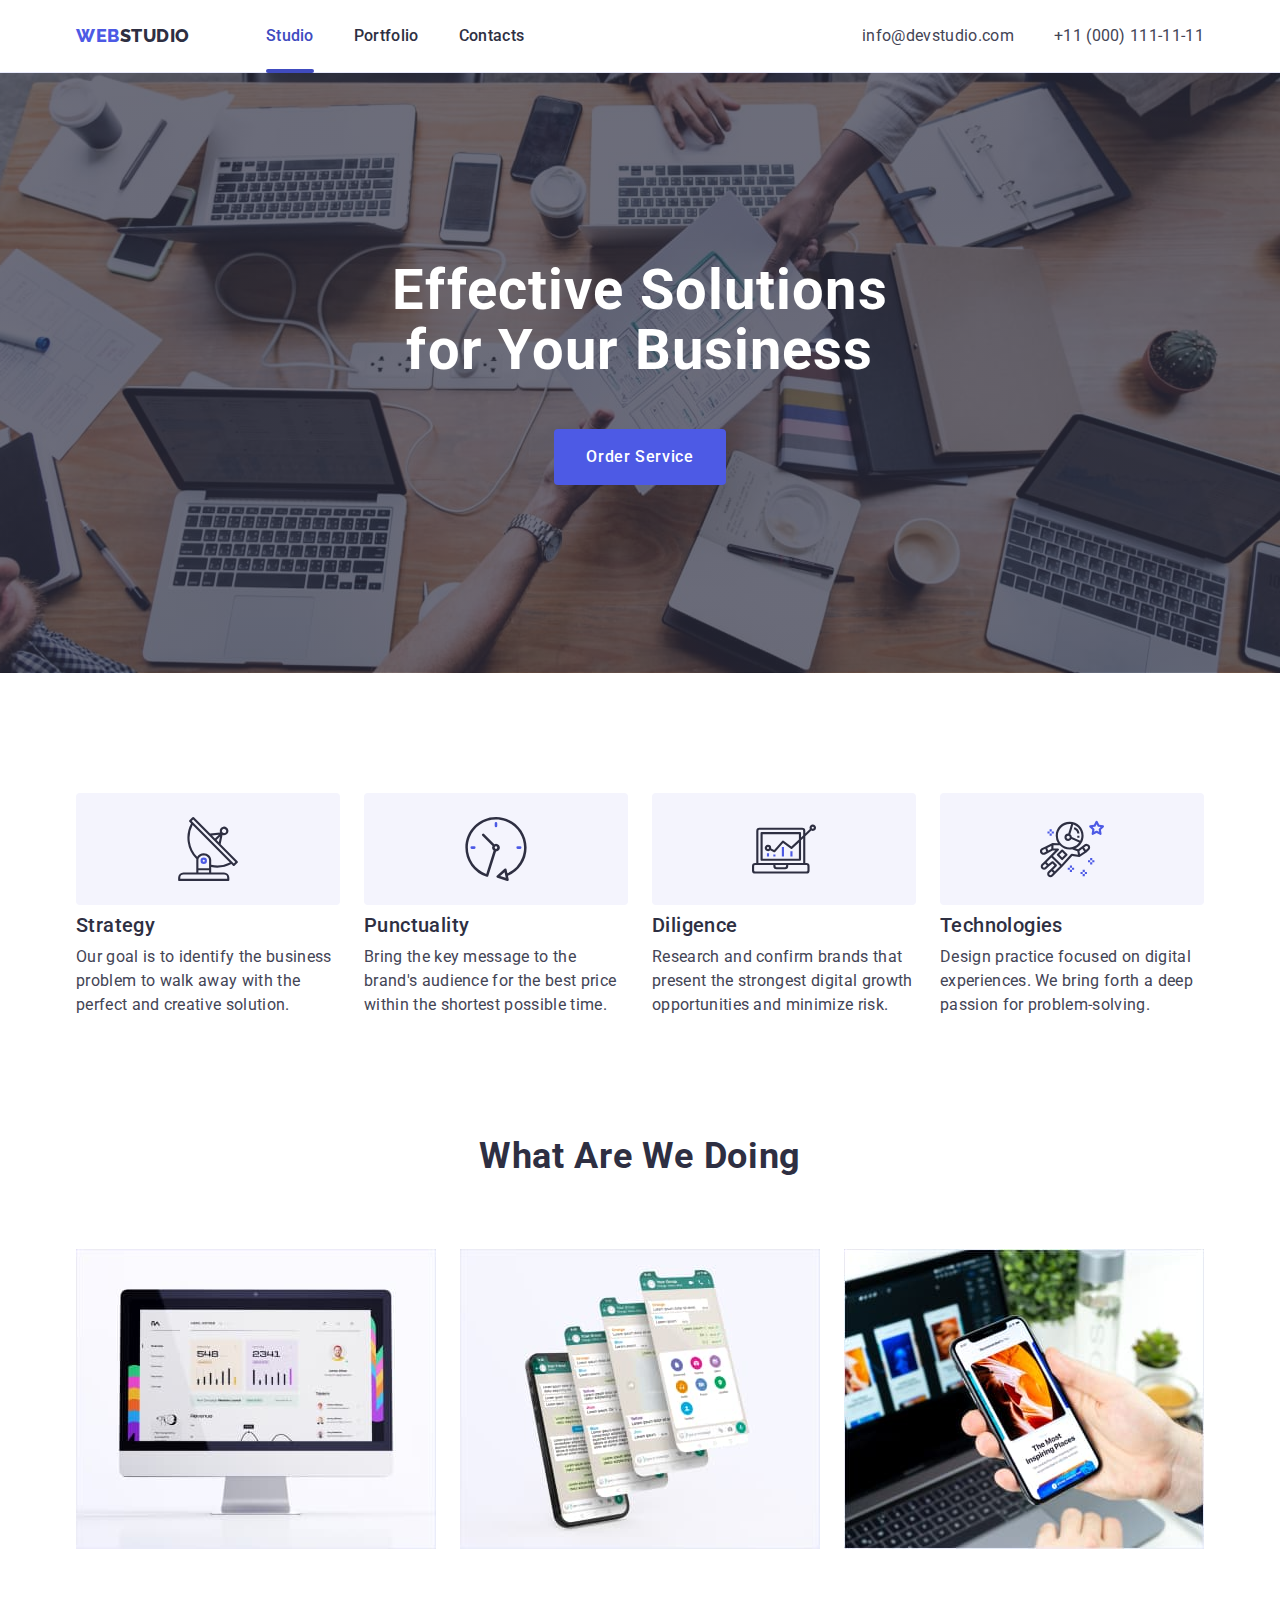
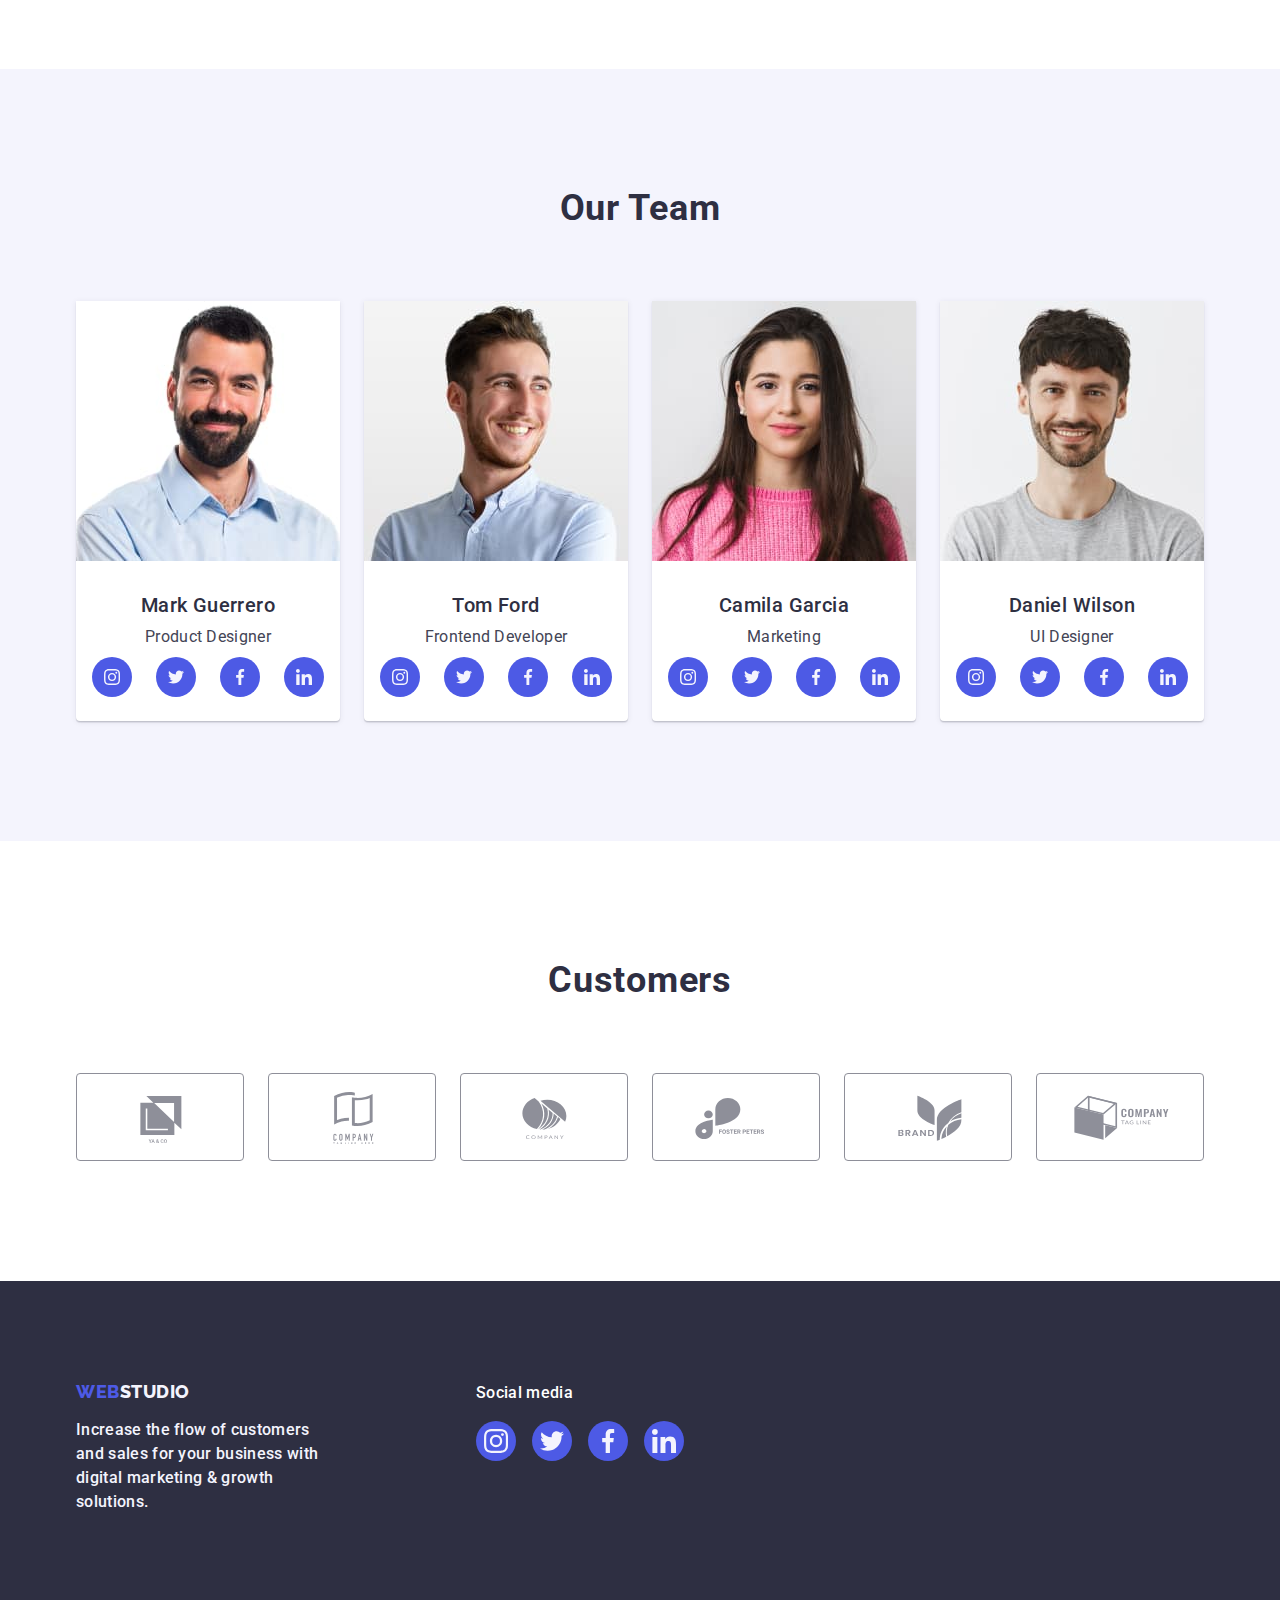
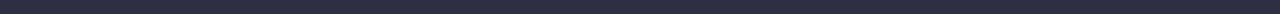
<file: index.html>
<!DOCTYPE html>
<html lang="en">
  <head>
    <meta charset="UTF-8" />
    <meta
      name="viewport"
      content="width=device-width, initial-scale=1.0"
    />
    <title>WebStudio</title>
    <link
      rel="stylesheet"
      href="https://cdnjs.cloudflare.com/ajax/libs/modern-normalize/2.0.0/modern-normalize.min.css"
    />
    <link
      rel="stylesheet"
      href="./css/styles.css"
    />
    <link
      rel="preconnect"
      href="https://fonts.googleapis.com"
    />
    <link
      rel="preconnect"
      href="https://fonts.gstatic.com"
      crossorigin
    />
    <link
      href="https://fonts.googleapis.com/css2?family=Raleway:wght@800&family=Roboto:wght@400;500;700&display=swap"
      rel="stylesheet"
    />
  </head>
  <body>
    <header class="header">
      <div class="container header-container">
        <nav class="header-navi">
          <a
            class="logo-first link"
            href="./index.html"
            >Web<span class="logo">Studio</span></a
          >
          <ul class="header-menu-list list">
            <li class="header-menu-item">
              <a
                class="header-menu-link header-menu-link-studio link"
                href="./index.html"
                >Studio</a
              >
            </li>
            <li class="header-menu-item">
              <a
                class="header-menu-link link"
                href="./portfolio.html"
                >Portfolio</a
              >
            </li>
            <li class="header-menu-item">
              <a
                class="header-menu-link link"
                href=""
                >Contacts</a
              >
            </li>
          </ul>
        </nav>
        <address class="header-address">
          <ul class="header-address-list list">
            <li class="header-address-item">
              <a
                class="header-address-link link"
                href="mailto:info@devstudio.com"
                >info@devstudio.com</a
              >
            </li>
            <li class="header-address-item">
              <a
                class="header-address-link link"
                href="tel:+110001111111"
                >+11 (000) 111-11-11</a
              >
            </li>
          </ul>
        </address>
      </div>
    </header>
    <main>
      <section class="hero">
        <div class="container">
          <h1 class="hero-title">Effective Solutions for Your Business</h1>
          <button
            type="button"
            class="hero-button"
            data-modal-open
          >
            Order Service
          </button>
        </div>
      </section>

      <section class="advantage">
        <div class="container">
          <h2 class="visually-hidden">Advantage</h2>
          <ul class="advantage-list list">
            <li class="advantage-iteam">
              <div class="advantage-iteam-top">
                <svg
                  class="advantage-icon"
                  width="64"
                  height="64"
                >
                  <use href="./images/icons.svg#icon-antenna-1"></use>
                </svg>
              </div>
              <h3 class="advantage-subtitle">Strategy</h3>
              <p class="advantage-text">
                Our goal is to identify the business problem to walk away with
                the perfect and creative solution.
              </p>
            </li>
            <li class="advantage-iteam">
              <div class="advantage-iteam-top">
                <svg
                  class="advantage-icon"
                  width="64"
                  height="64"
                >
                  <use href="./images/icons.svg#icon-clock-1"></use>
                </svg>
              </div>
              <h3 class="advantage-subtitle">Punctuality</h3>
              <p class="advantage-text">
                Bring the key message to the brand's audience for the best price
                within the shortest possible time.
              </p>
            </li>
            <li class="advantage-iteam">
              <div class="advantage-iteam-top">
                <svg
                  class="advantage-icon"
                  width="64"
                  height="64"
                >
                  <use href="./images/icons.svg#icon-diagram-1"></use>
                </svg>
              </div>
              <h3 class="advantage-subtitle">Diligence</h3>
              <p class="advantage-text">
                Research and confirm brands that present the strongest digital
                growth opportunities and minimize risk.
              </p>
            </li>
            <li class="advantage-iteam">
              <div class="advantage-iteam-top">
                <svg
                  class="advantage-icon"
                  width="64"
                  height="64"
                >
                  <use href="./images/icons.svg#icon-astronaut-1"></use>
                </svg>
              </div>
              <h3 class="advantage-subtitle">Technologies</h3>
              <p class="advantage-text">
                Design practice focused on digital experiences. We bring forth a
                deep passion for problem-solving.
              </p>
            </li>
          </ul>
        </div>
      </section>

      <section class="working">
        <div class="container">
          <h2 class="working-title">What are we doing</h2>
          <ul class="working-list list">
            <li class="working-iteam">
              <img
                class="working-img"
                src="./images/product1.jpg"
                alt="console"
                width="360"
                height="300"
              />
            </li>
            <li class="working-iteam">
              <img
                class="working-img"
                src="./images/product2.jpg"
                alt="smartphone"
                width="360"
                height="300"
              />
            </li>
            <li class="working-iteam">
              <img
                class="working-img"
                src="./images/product3.jpg"
                alt="laptop"
                width="360"
                height="300"
              />
            </li>
          </ul>
        </div>
      </section>

      <section class="team team-wrap">
        <div class="container">
          <h2 class="team-title">Our Team</h2>
          <ul class="team-list list">
            <li class="team-iteam">
              <img
                class="team-img"
                src="./images/team1.jpg"
                alt="Product Designer"
                width="264"
                height="260"
              />
              <div class="container-team">
                <h3 class="team-subtitle">Mark Guerrero</h3>
                <p class="team-text">Product Designer</p>
                <ul class="list-social list">
                  <li class="item-social-team">
                    <a
                      class="team-social-link link"
                      href="https://www.instagram.com/"
                      target="_blank"
                      rel="noreferrer"
                    >
                      <svg
                        class="team-icon"
                        width="16"
                        height="16"
                      >
                        <use href="./images/icons.svg#icon-instagram-2"></use>
                      </svg>
                    </a>
                  </li>
                  <li class="item-social-team">
                    <a
                      class="team-social-link link"
                      href="https://twitter.com/"
                      target="_blank"
                      rel="noreferrer"
                    >
                      <svg
                        class="team-icon"
                        width="16"
                        height="16"
                      >
                        <use href="./images/icons.svg#icon-twitter-1"></use>
                      </svg>
                    </a>
                  </li>
                  <li class="item-social-team">
                    <a
                      class="team-social-link link"
                      href="https://www.facebook.com/"
                      target="_blank"
                      rel="noreferrer"
                    >
                      <svg
                        class="team-icon"
                        width="16"
                        height="16"
                      >
                        <use href="./images/icons.svg#icon-facebook-1"></use>
                      </svg>
                    </a>
                  </li>
                  <li class="item-social-team">
                    <a
                      class="team-social-link link"
                      href="https://www.linkedin.com/"
                      target="_blank"
                      rel="noreferrer"
                    >
                      <svg
                        class="team-icon"
                        width="16"
                        height="16"
                      >
                        <use href="./images/icons.svg#icon-linkedin-1"></use>
                      </svg>
                    </a>
                  </li>
                </ul>
              </div>
            </li>
            <li class="team-iteam">
              <img
                class="team-img"
                src="./images/team2.jpg"
                alt="Frontend Developer"
                width="264"
                height="260"
              />
              <div class="container-team">
                <h3 class="team-subtitle">Tom Ford</h3>
                <p class="team-text">Frontend Developer</p>
                <ul class="list-social list">
                  <li class="item-social-team">
                    <a
                      class="team-social-link link"
                      href="https://www.instagram.com/"
                      target="_blank"
                      rel="noreferrer"
                    >
                      <svg
                        class="team-icon"
                        width="16"
                        height="16"
                      >
                        <use href="./images/icons.svg#icon-instagram-2"></use>
                      </svg>
                    </a>
                  </li>
                  <li class="item-social-team">
                    <a
                      class="team-social-link link"
                      href="https://twitter.com/"
                      target="_blank"
                      rel="noreferrer"
                    >
                      <svg
                        class="team-icon"
                        width="16"
                        height="16"
                      >
                        <use href="./images/icons.svg#icon-twitter-1"></use>
                      </svg>
                    </a>
                  </li>
                  <li class="item-social-team">
                    <a
                      class="team-social-link link"
                      href="https://www.facebook.com/"
                      target="_blank"
                      rel="noreferrer"
                    >
                      <svg
                        class="team-icon"
                        width="16"
                        height="16"
                      >
                        <use href="./images/icons.svg#icon-facebook-1"></use>
                      </svg>
                    </a>
                  </li>
                  <li class="item-social-team">
                    <a
                      class="team-social-link link"
                      href="https://www.linkedin.com/"
                      target="_blank"
                      rel="noreferrer"
                    >
                      <svg
                        class="team-icon"
                        width="16"
                        height="16"
                      >
                        <use href="./images/icons.svg#icon-linkedin-1"></use>
                      </svg>
                    </a>
                  </li>
                </ul>
              </div>
            </li>
            <li class="team-iteam">
              <img
                class="team-img"
                src="./images/team3.jpg"
                alt="Marketing"
                width="264"
                height="260"
              />
              <div class="container-team">
                <h3 class="team-subtitle">Camila Garcia</h3>
                <p class="team-text">Marketing</p>
                <ul class="list-social list">
                  <li class="item-social-team">
                    <a
                      class="team-social-link link"
                      href="https://www.instagram.com/"
                      target="_blank"
                      rel="noreferrer"
                    >
                      <svg
                        class="team-icon"
                        width="16"
                        height="16"
                      >
                        <use href="./images/icons.svg#icon-instagram-2"></use>
                      </svg>
                    </a>
                  </li>
                  <li class="item-social-team">
                    <a
                      class="team-social-link link"
                      href="https://twitter.com/"
                      target="_blank"
                      rel="noreferrer"
                    >
                      <svg
                        class="team-icon"
                        width="16"
                        height="16"
                      >
                        <use href="./images/icons.svg#icon-twitter-1"></use>
                      </svg>
                    </a>
                  </li>
                  <li class="item-social-team">
                    <a
                      class="team-social-link link"
                      href="https://www.facebook.com/"
                      target="_blank"
                      rel="noreferrer"
                    >
                      <svg
                        class="team-icon"
                        width="16"
                        height="16"
                      >
                        <use href="./images/icons.svg#icon-facebook-1"></use>
                      </svg>
                    </a>
                  </li>
                  <li class="item-social-team">
                    <a
                      class="team-social-link link"
                      href="https://www.linkedin.com/"
                      target="_blank"
                      rel="noreferrer"
                    >
                      <svg
                        class="team-icon"
                        width="16"
                        height="16"
                      >
                        <use href="./images/icons.svg#icon-linkedin-1"></use>
                      </svg>
                    </a>
                  </li>
                </ul>
              </div>
            </li>
            <li class="team-iteam">
              <img
                class="team-img"
                src="./images/team4.jpg"
                alt="UI Designer"
                width="264"
                height="260"
              />
              <div class="container-team">
                <h3 class="team-subtitle">Daniel Wilson</h3>
                <p class="team-text">UI Designer</p>
                <ul class="list-social list">
                  <li class="item-social-team">
                    <a
                      class="team-social-link link"
                      href="https://www.instagram.com/"
                      target="_blank"
                      rel="noreferrer"
                    >
                      <svg
                        class="team-icon"
                        width="16"
                        height="16"
                      >
                        <use href="./images/icons.svg#icon-instagram-2"></use>
                      </svg>
                    </a>
                  </li>
                  <li class="item-social-team">
                    <a
                      class="team-social-link link"
                      href="https://twitter.com/"
                      target="_blank"
                      rel="noreferrer"
                    >
                      <svg
                        class="team-icon"
                        width="16"
                        height="16"
                      >
                        <use href="./images/icons.svg#icon-twitter-1"></use>
                      </svg>
                    </a>
                  </li>
                  <li class="item-social-team">
                    <a
                      class="team-social-link link"
                      href="https://www.facebook.com/"
                      target="_blank"
                      rel="noreferrer"
                    >
                      <svg
                        class="team-icon"
                        width="16"
                        height="16"
                      >
                        <use href="./images/icons.svg#icon-facebook-1"></use>
                      </svg>
                    </a>
                  </li>
                  <li class="item-social-team">
                    <a
                      class="team-social-link link"
                      href="https://www.linkedin.com/"
                      target="_blank"
                      rel="noreferrer"
                    >
                      <svg
                        class="team-icon"
                        width="16"
                        height="16"
                      >
                        <use href="./images/icons.svg#icon-linkedin-1"></use>
                      </svg>
                    </a>
                  </li>
                </ul>
              </div>
            </li>
          </ul>
        </div>
      </section>
      <section class="customers">
        <div class="container">
          <h2 class="customers-tiatle">Customers</h2>
          <ul class="customers-list list">
            <li class="customers-item">
              <a
                class="customers-link link"
                href=""
                target="_blank"
                rel="noreferrer"
              >
                <svg
                  class="customers-icon"
                  width="104"
                  height="56"
                >
                  <use href="./images/icons.svg#icon-Logo-1"></use>
                </svg>
              </a>
            </li>

            <li class="customers-item">
              <a
                class="customers-link link"
                href=""
                target="_blank"
                rel="noreferrer"
              >
                <svg
                  class="customers-icon"
                  width="104"
                  height="56"
                >
                  <use href="./images/icons.svg#icon-Logo-2"></use>
                </svg>
              </a>
            </li>

            <li class="customers-item">
              <a
                class="customers-link link"
                href=""
                target="_blank"
                rel="noreferrer"
              >
                <svg
                  class="customers-icon"
                  width="104"
                  height="56"
                >
                  <use href="./images/icons.svg#icon-Logo-3"></use>
                </svg>
              </a>
            </li>

            <li class="customers-item">
              <a
                class="customers-link link"
                href=""
                target="_blank"
                rel="noreferrer"
                ><svg
                  class="customers-icon"
                  width="104"
                  height="56"
                >
                  <use href="./images/icons.svg#icon-Logo-4"></use>
                </svg>
              </a>
            </li>

            <li class="customers-item">
              <a
                class="customers-link link"
                href=""
                target="_blank"
                rel="noreferrer"
                ><svg
                  class="customers-icon"
                  width="104"
                  height="56"
                >
                  <use href="./images/icons.svg#icon-Logo-5"></use>
                </svg>
              </a>
            </li>

            <li class="customers-item">
              <a
                class="customers-link link"
                href=""
                target="_blank"
                rel="noreferrer"
                ><svg
                  class="customers-icon"
                  width="104"
                  height="56"
                >
                  <use href="./images/icons.svg#icon-Logo-6"></use>
                </svg>
              </a>
            </li>
          </ul>
        </div>
      </section>
    </main>
    <footer class="main-footer">
      <div class="container footer-container">
        <div class="footer-info">
          <a
            class="footer-logo link"
            href="./index.html"
            >Web<span class="footer-logo-first">Studio</span></a
          >
          <p class="footer-text">
            Increase the flow of customers and sales for your business with
            digital marketing & growth solutions.
          </p>
        </div>
        <div class="footer-social-conteiner">
          <p class="footer-social-text">Social media</p>
          <ul class="footer-social-list list">
            <li class="footer-social-item">
              <a
                class="footer-social-link link"
                href="https://www.instagram.com/"
                target="_blank"
                rel="noreferrer"
              >
                <svg
                  class="footer-icon"
                  width="24"
                  height="24"
                >
                  <use href="./images/icons.svg#icon-instagram-2"></use>
                </svg>
              </a>
            </li>

            <li class="footer-social-item">
              <a
                class="footer-social-link link"
                href="https://twitter.com/"
                target="_blank"
                rel="noreferrer"
              >
                <svg
                  class="footer-icon"
                  width="24"
                  height="24"
                >
                  <use href="./images/icons.svg#icon-twitter-1"></use>
                </svg>
              </a>
            </li>
            <li class="footer-social-item">
              <a
                class="footer-social-link link"
                href="https://facebook.com/"
                target="_blank"
                rel="noreferrer"
              >
                <svg
                  class="footer-icon"
                  width="24"
                  height="24"
                >
                  <use href="./images/icons.svg#icon-facebook-1"></use>
                </svg>
              </a>
            </li>

            <li class="footer-social-item">
              <a
                class="footer-social-link link"
                href="https://www.linkedin.com/"
                target="_blank"
                rel="noreferrer"
              >
                <svg
                  class="footer-icon"
                  width="24"
                  height="24"
                >
                  <use href="./images/icons.svg#icon-linkedin-1"></use>
                </svg>
              </a>
            </li>
          </ul>
        </div>
      </div>
    </footer>
    <div
      class="backdrop is-hidden"
      data-modal
    >
      <div class="modal">
        <button
          class="modal-close-btn"
          type="button"
          data-modal-close
        >
          <svg
            class="modal-btn"
            width="8"
            height="8"
          >
            <use href="./images/icons.svg#icon-close"></use>
          </svg>
        </button>
      </div>
    </div>
    <script src="./js/modal.js"></script>
  </body>
</html>
</file>
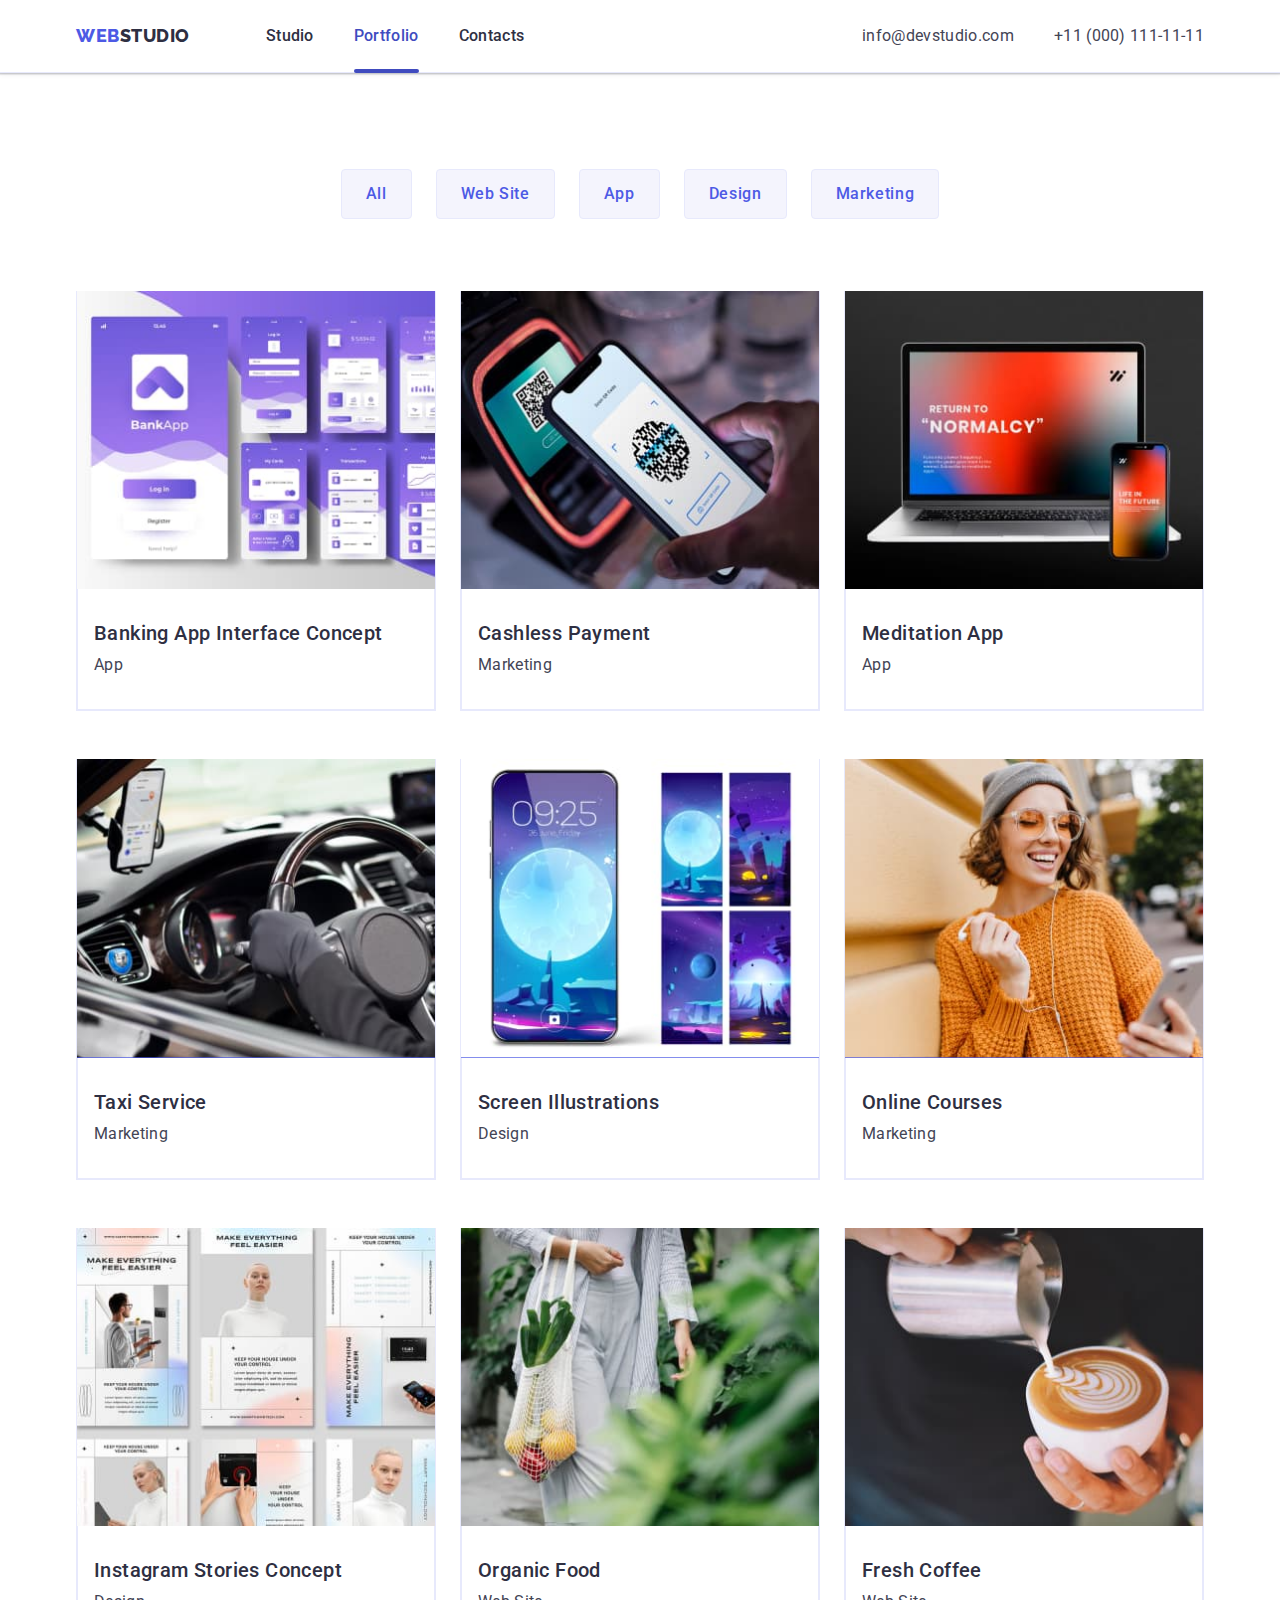
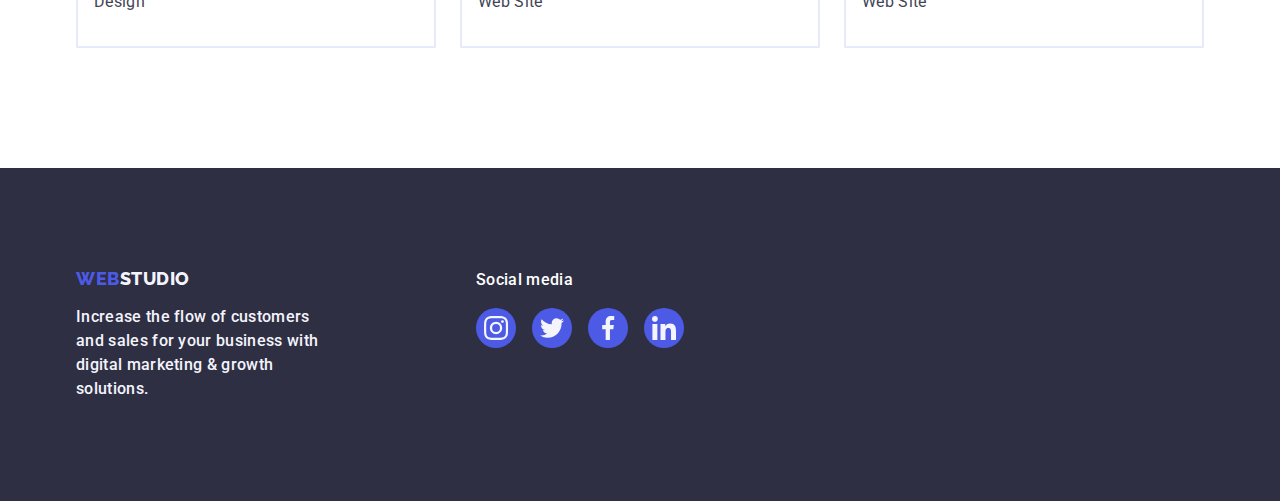
<file: portfolio.html>
<!DOCTYPE html>
<html lang="en">
  <head>
    <meta charset="UTF-8" />
    <meta
      name="viewport"
      content="width=device-width, initial-scale=1.0"
    />
    <title>Portfolio</title>
    <link
      rel="stylesheet"
      href="https://cdnjs.cloudflare.com/ajax/libs/modern-normalize/2.0.0/modern-normalize.min.css"
    />
    <link
      rel="stylesheet"
      href="./css/styles.css"
    />
    <link
      rel="preconnect"
      href="https://fonts.googleapis.com"
    />
    <link
      rel="preconnect"
      href="https://fonts.gstatic.com"
      crossorigin
    />
    <link
      href="https://fonts.googleapis.com/css2?family=Raleway:wght@800&family=Roboto:wght@400;500;700&display=swap"
      rel="stylesheet"
    />
  </head>
  <body>
    <header class="header">
      <div class="container header-container">
        <nav class="header-navi">
          <a
            class="header-portfolio-logo link"
            href="./index.html"
            >Web<span class="heder-portfolio-logo-studio">Studio</span></a
          >
          <ul class="header-menu-list list">
            <li class="header-menu-item">
              <a
                class="header-menu-link link"
                href="./index.html"
                >Studio</a
              >
            </li>
            <li class="header-menu-item">
              <a
                class="header-menu-link header-menu-link-portfolio link"
                href="./portfolio.html"
                >Portfolio</a
              >
            </li>
            <li class="header-menu-item">
              <a
                class="header-menu-link link"
                href=""
                >Contacts</a
              >
            </li>
          </ul>
        </nav>
        <address class="header-address">
          <ul class="header-address-list list">
            <li class="header-address-item">
              <a
                class="header-address-link link"
                href="mailto:info@devstudio.com"
                >info@devstudio.com</a
              >
            </li>
            <li class="header-address-item">
              <a
                class="header-address-link link"
                href="tel:+110001111111"
                >+11 (000) 111-11-11</a
              >
            </li>
          </ul>
        </address>
      </div>
    </header>
    <main>
      <section class="portfolio-filter">
        <div class="container">
          <h1 class="visually-hidden">Portfolio</h1>
          <ul class="filter-list list">
            <li>
              <button
                type="button"
                class="filter-btn"
              >
                All
              </button>
            </li>
            <li>
              <button
                type="button"
                class="filter-btn"
              >
                Web Site
              </button>
            </li>
            <li>
              <button
                type="button"
                class="filter-btn"
              >
                App
              </button>
            </li>
            <li>
              <button
                type="button"
                class="filter-btn"
              >
                Design
              </button>
            </li>
            <li>
              <button
                type="button"
                class="filter-btn"
              >
                Marketing
              </button>
            </li>
          </ul>
          <ul class="portfolio-img-list list">
            <li class="portfolio-iteam">
              <a
                class="link-portfolio link"
                href=""
              >
                <div class="portfolio-cover-father">
                  <img
                    class="portfolio-img"
                    src="./images/portfolio1.jpg"
                    alt="Banking App Interface Concept"
                    width="360"
                    height="300"
                  />

                  <p class="portfolio-cover-text">
                    14 Stylish and User-Friendly App Design Concepts · Task
                    Manager App · Calorie Tracker App · Exotic Fruit Ecommerce
                    App · Cloud Storage App
                  </p>
                </div>
                <div class="porfolio-item-conteiner">
                  <h2 class="portfolio-subtitle">
                    Banking App Interface Concept
                  </h2>
                  <p class="portfolio-text">App</p>
                </div></a
              >
            </li>
            <li class="portfolio-iteam">
              <a
                class="link-portfolio link"
                href=""
              >
                <div class="portfolio-cover-father">
                  <img
                    class="portfolio-img"
                    src="./images/portfolio2.jpg"
                    alt="Cashless Payment"
                    width="360"
                    height="300"
                  />

                  <p class="portfolio-cover-text">
                    14 Stylish and User-Friendly App Design Concepts · Task
                    Manager App · Calorie Tracker App · Exotic Fruit Ecommerce
                    App · Cloud Storage App
                  </p>
                </div>
                <div class="porfolio-item-conteiner">
                  <h2 class="portfolio-subtitle">Cashless Payment</h2>
                  <p class="portfolio-text">Marketing</p>
                </div></a
              >
            </li>
            <li class="portfolio-iteam">
              <a
                class="link-portfolio link"
                href=""
              >
                <div class="portfolio-cover-father">
                  <img
                    class="portfolio-img"
                    src="./images/portfolio3.jpg"
                    alt="Meditation App"
                    width="360"
                    height="300"
                  />

                  <p class="portfolio-cover-text">
                    14 Stylish and User-Friendly App Design Concepts · Task
                    Manager App · Calorie Tracker App · Exotic Fruit Ecommerce
                    App · Cloud Storage App
                  </p>
                </div>
                <div class="porfolio-item-conteiner">
                  <h2 class="portfolio-subtitle">Meditation App</h2>
                  <p class="portfolio-text">App</p>
                </div></a
              >
            </li>
            <li class="portfolio-iteam">
              <a
                class="link-portfolio link"
                href=""
              >
                <div class="portfolio-cover-father">
                  <img
                    class="portfolio-img"
                    src="./images/portfolio4.jpg"
                    alt="Taxi Service"
                    width="360"
                    height="300"
                  />

                  <p class="portfolio-cover-text">
                    14 Stylish and User-Friendly App Design Concepts · Task
                    Manager App · Calorie Tracker App · Exotic Fruit Ecommerce
                    App · Cloud Storage App
                  </p>
                </div>
                <div class="porfolio-item-conteiner">
                  <h2 class="portfolio-subtitle">Taxi Service</h2>
                  <p class="portfolio-text">Marketing</p>
                </div></a
              >
            </li>
            <li class="portfolio-iteam">
              <a
                class="link-portfolio link"
                href=""
              >
                <div class="portfolio-cover-father">
                  <img
                    class="portfolio-img"
                    src="./images/portfolio5.jpg"
                    alt="Screen Illustrations"
                    width="360"
                    height="300"
                  />

                  <p class="portfolio-cover-text">
                    14 Stylish and User-Friendly App Design Concepts · Task
                    Manager App · Calorie Tracker App · Exotic Fruit Ecommerce
                    App · Cloud Storage App
                  </p>
                </div>
                <div class="porfolio-item-conteiner">
                  <h2 class="portfolio-subtitle">Screen Illustrations</h2>
                  <p class="portfolio-text">Design</p>
                </div></a
              >
            </li>
            <li class="portfolio-iteam">
              <a
                class="link-portfolio link"
                href=""
              >
                <div class="portfolio-cover-father">
                  <img
                    class="portfolio-img"
                    src="./images/portfolio6.jpg"
                    alt="Online Courses"
                    width="360"
                    height="300"
                  />

                  <p class="portfolio-cover-text">
                    14 Stylish and User-Friendly App Design Concepts · Task
                    Manager App · Calorie Tracker App · Exotic Fruit Ecommerce
                    App · Cloud Storage App
                  </p>
                </div>
                <div class="porfolio-item-conteiner">
                  <h2 class="portfolio-subtitle">Online Courses</h2>
                  <p class="portfolio-text">Marketing</p>
                </div></a
              >
            </li>
            <li class="portfolio-iteam">
              <a
                class="link-portfolio link"
                href=""
              >
                <div class="portfolio-cover-father">
                  <img
                    class="portfolio-img"
                    src="./images/portfolio7.jpg"
                    alt="Instagram Stories Concept"
                    width="360"
                    height="300"
                  />

                  <p class="portfolio-cover-text">
                    14 Stylish and User-Friendly App Design Concepts · Task
                    Manager App · Calorie Tracker App · Exotic Fruit Ecommerce
                    App · Cloud Storage App
                  </p>
                </div>
                <div class="porfolio-item-conteiner">
                  <h2 class="portfolio-subtitle">Instagram Stories Concept</h2>
                  <p class="portfolio-text">Design</p>
                </div></a
              >
            </li>
            <li class="portfolio-iteam">
              <a
                class="link-portfolio link"
                href=""
              >
                <div class="portfolio-cover-father">
                  <img
                    class="portfolio-img"
                    src="./images/portfolio8.jpg"
                    alt="Organic Food"
                    width="360"
                    height="300"
                  />

                  <p class="portfolio-cover-text">
                    14 Stylish and User-Friendly App Design Concepts · Task
                    Manager App · Calorie Tracker App · Exotic Fruit Ecommerce
                    App · Cloud Storage App
                  </p>
                </div>
                <div class="porfolio-item-conteiner">
                  <h2 class="portfolio-subtitle">Organic Food</h2>
                  <p class="portfolio-text">Web Site</p>
                </div></a
              >
            </li>
            <li class="portfolio-iteam">
              <a
                class="link-portfolio link"
                href=""
              >
                <div class="portfolio-cover-father">
                  <img
                    class="portfolio-img"
                    src="./images/portfolio9.jpg"
                    alt="Fresh Coffee"
                    width="360"
                    height="300"
                  />

                  <p class="portfolio-cover-text">
                    14 Stylish and User-Friendly App Design Concepts · Task
                    Manager App · Calorie Tracker App · Exotic Fruit Ecommerce
                    App · Cloud Storage App
                  </p>
                </div>
                <div class="porfolio-item-conteiner">
                  <h2 class="portfolio-subtitle">Fresh Coffee</h2>
                  <p class="portfolio-text">Web Site</p>
                </div></a
              >
            </li>
          </ul>
        </div>
      </section>
    </main>
    <footer class="main-footer">
      <div class="container footer-container">
        <div class="footer-info">
          <a
            class="footer-logo link"
            href="./index.html"
            >Web<span class="footer-logo-first">Studio</span></a
          >
          <p class="footer-text">
            Increase the flow of customers and sales for your business with
            digital marketing & growth solutions.
          </p>
        </div>
        <div class="footer-social-conteiner">
          <p class="footer-social-text">Social media</p>
          <ul class="footer-social-list list">
            <li class="footer-social-item">
              <a
                class="footer-social-link link"
                href="https://www.instagram.com/"
                target="_blank"
                rel="noreferrer"
              >
                <svg
                  class="footer-icon"
                  width="24"
                  height="24"
                >
                  <use href="./images/icons.svg#icon-instagram-2"></use>
                </svg>
              </a>
            </li>

            <li class="footer-social-item">
              <a
                class="footer-social-link link"
                href="https://twitter.com/"
                target="_blank"
                rel="noreferrer"
              >
                <svg
                  class="footer-icon"
                  width="24"
                  height="24"
                >
                  <use href="./images/icons.svg#icon-twitter-1"></use>
                </svg>
              </a>
            </li>
            <li class="footer-social-item">
              <a
                class="footer-social-link link"
                href="https://facebook.com/"
                target="_blank"
                rel="noreferrer"
              >
                <svg
                  class="footer-icon"
                  width="24"
                  height="24"
                >
                  <use href="./images/icons.svg#icon-facebook-1"></use>
                </svg>
              </a>
            </li>

            <li class="footer-social-item">
              <a
                class="footer-social-link link"
                href="https://www.linkedin.com/"
                target="_blank"
                rel="noreferrer"
              >
                <svg
                  class="footer-icon"
                  width="24"
                  height="24"
                >
                  <use href="./images/icons.svg#icon-linkedin-1"></use>
                </svg>
              </a>
            </li>
          </ul>
        </div>
      </div>
    </footer>
  </body>
</html>
</file>
<file: css/styles.css>
/* -------------Reset------------------------------ */
*,
*::before,
*::after {
  box-sizing: border-box;
}

p,
h1,
h2,
h3,
h4,
h5,
h6 {
  margin-top: 0;
  margin-bottom: 0;
}

ul {
  padding-left: 0;
  margin-top: 0;
  margin-bottom: 0;
}

:root {
  --color-iris: rgba(77, 90, 229, 1);
  --color-ocean: rgba(64, 75, 191, 1);
  --color-navy-blue: rgba(46, 47, 66, 1);
  --color-green: rgba(49, 208, 170, 1);
  --color-slate: rgba(67, 68, 85, 1);
  --color-light-slate: rgba(142, 143, 153, 1);
  --color-cornflower: #e7e9fc;
  --color-cloud: rgba(244, 244, 253, 1);
  --color-navy-blue-modal: rgba(46, 47, 66, 0.4);
  --color-grey: rgba(46, 47, 66, 0.7);
  --color-white: rgba(255, 255, 255, 1);
  --color-dairy: rgba(252, 252, 252, 1);
}

img {
  max-width: 100%;
  display: block;
  height: auto;
}
body {
  font-family: "Roboto", sans-serif;
  background-color: var(--color-white);
  color: var(--color-slate);
}
address {
  font-style: normal;
}

.link {
  text-decoration: none;
  display: block;
}
.list {
  list-style-type: none;
}
.container {
  max-width: 100%;
  width: 1158px;
  margin: 0 auto;
  padding-left: 15px;
  padding-right: 15px;
}
/* -------HEADER -----------*/

.header {
  border-bottom: 1px solid var(--color-cornflower);
  box-shadow: 0px 1px 6px 0px rgba(46, 47, 66, 0.08),
    0px 1px 1px 0px rgba(46, 47, 66, 0.16),
    0px 2px 1px 0px rgba(46, 47, 66, 0.08);
}
.header-container {
  display: flex;
  align-items: center;
}
.header-navi {
  display: flex;
  align-items: center;
}

.logo {
  color: var(--color-navy-blue);
  font-family: "Raleway", sans-serif;
  font-size: 18px;
  font-weight: 800;
  line-height: 1.17;
  letter-spacing: 0.03em;
  text-transform: uppercase;
}
.logo-first {
  color: var(--color-iris);
  font-family: "Raleway", sans-serif;
  font-size: 18px;
  font-weight: 800;
  line-height: 1.17;
  letter-spacing: 0.03em;
  text-transform: uppercase;
  margin-right: 76px;
  display: block;
}

.header-menu-list {
  display: flex;
  gap: 40px;
}

.header-menu-link {
  color: var(--color-navy-blue);
  font-size: 16px;
  font-weight: 500;
  line-height: 1.5;
  letter-spacing: 0.02em;
  padding: 24px 0;
  transition-property: color;
  transition-duration: 250ms;
  transition-timing-function: cubic-bezier(0.4, 0, 0.2, 1);
}
.header-menu-link:hover,
.header-menu-link:focus,
.header-menu-link:active {
  color: var(--color-ocean);
}
.header-menu-link-studio {
  position: relative;
  color: var(--color-ocean);
}

.header-menu-link-studio:after {
  content: "";
  width: 100%;
  position: absolute;
  bottom: -1px;
  right: -1px;
  height: 4px;
  left: 0;
  border-radius: 2px;
  background-color: var(--color-ocean);
}

.header-address {
  margin-left: auto;
}
.header-address-list {
  display: flex;
  gap: 40px;
}
.header-address-link {
  color: inherit;
  font-size: 16px;
  line-height: 1.5;
  letter-spacing: 0.02em;
  transition-property: color;
  transition-duration: 250ms;
  transition-timing-function: cubic-bezier(0.4, 0, 0.2, 1);
}
.header-address-link:hover,
.header-address-link:focus,
.header-address-link:active {
  color: var(--color-ocean);
}

/*----------- HERO------------ */
.hero {
  max-width: 1440px;
  background-color: var(--color-navy-blue);
  background-image: linear-gradient(
      rgba(46, 47, 66, 0.7),
      rgba(46, 47, 66, 0.7)
    ),
    url(../images/hero.jpg);
  background-repeat: no-repeat;
  background-position: center;
  background-size: cover;
  padding: 188px 0;
  margin: 0 auto;
}

.hero-title {
  margin: 0 auto;
  max-width: 496px;
  color: var(--color-white);
  text-align: center;
  font-size: 56px;
  line-height: 1.07;
  letter-spacing: 0.02em;
  margin-bottom: 48px;
}
.hero-button {
  min-width: 169px;
  cursor: pointer;
  background-color: var(--color-iris);
  font-family: inherit;
  color: var(--color-white);
  font-size: 16px;
  font-weight: 500;
  line-height: 1.5;
  letter-spacing: 0.04em;
  padding: 16px 32px;
  border-radius: 4px;
  border: none;
  display: block;
  margin: 0 auto;
  transition-property: background-color;
  transition-duration: 250ms;
  transition-timing-function: cubic-bezier(0.4, 0, 0.2, 1);
}
.hero-button:hover,
.hero-button:focus {
  background-color: var(--color-ocean);
}
/* -------Advantage------- */

.advantage-iteam-top {
  border-radius: 4px;
  background-color: var(--color-cloud);
  width: 100%;
  height: 112px;
  margin-bottom: 8px;
  display: flex;
  align-items: center;
  justify-content: center;
}
.visually-hidden {
  position: absolute;
  width: 1px;
  height: 1px;
  margin: -1px;
  border: 0;
  padding: 0;
  white-space: nowrap;
  clip-path: inset(100%);
  clip: rect(0 0 0 0);
  overflow: hidden;
}
.advantage {
  padding-bottom: 120px;
  padding-top: 120px;
}
.advantage-list {
  display: flex;
  gap: 24px;
}

.advantage-iteam {
  width: calc((100% - 72px) / 4);
}
.advantage-subtitle {
  margin-bottom: 8px;
  color: var(--color-navy-blue);
  font-size: 20px;
  font-weight: 500;
  line-height: 1.2;
  letter-spacing: 0.02em;
}
.advantage-text {
  font-size: 16px;
  line-height: 1.5;
  letter-spacing: 0.02em;
}
/* ----------------Working----------- */
.working-list {
  display: flex;
  gap: 24px;
}
.working {
  padding-bottom: 120px;
}
.working-iteam {
  width: calc((100% - 3 * 16px) / 3);
}
.working-title {
  color: var(--color-navy-blue);
  text-align: center;
  font-size: 36px;
  line-height: 1.11;
  letter-spacing: 0.02em;
  text-transform: capitalize;
  margin-bottom: 72px;
}
/* --------------TEAM-------- */
.team-icon {
  fill: var(--color-cloud);
}
.item-social-team {
  width: calc((100% - 3 * 24px) / 4);
  width: 40px;
  height: 40px;
}

.list-social {
  display: flex;
  gap: 24px;
  justify-content: center;
  padding-bottom: 32px;
  padding: 0 16px;
}
.team-social-link {
  display: flex;
  border-radius: 50%;
  background-color: var(--color-iris);
  width: 100%;
  height: 100%;
  align-items: center;
  justify-content: center;
  margin-top: 8px;
  transition-property: background-color;
  transition-duration: 250ms;
  transition-timing-function: cubic-bezier(0.4, 0, 0.2, 1);
}
.team-social-link:hover,
.team-social-link:focus {
  background-color: var(--color-ocean);
}

.team-wrap {
  background-color: var(--color-cloud);
}
.container-team {
  padding-top: 32px;
  padding-bottom: 32px;
}
.team {
  padding: 120px 0;
}
.team-list {
  display: flex;
  gap: 24px;
}
.team-iteam {
  background-color: var(--color-white);
  width: calc((100% - 3 * 24px) / 4);
  border-radius: 0px 0px 4px 4px;
  background: var(--white, #fff);
  box-shadow: 0px 2px 1px 0px rgba(46, 47, 66, 0.08),
    0px 1px 1px 0px rgba(46, 47, 66, 0.16),
    0px 1px 6px 0px rgba(46, 47, 66, 0.08);
  border-radius: 0px 0px 4px 4px;
}

.team-title {
  margin-bottom: 72px;
  color: var(--color-navy-blue);
  text-align: center;
  font-size: 36px;
  line-height: 1.11;
  letter-spacing: 0.02em;
  text-transform: capitalize;
}

.team-subtitle {
  color: var(--color-navy-blue);
  text-align: center;
  font-size: 20px;
  font-weight: 500;
  line-height: 1.2;
  letter-spacing: 0.02em;
  margin-bottom: 8px;
}
.team-text {
  text-align: center;
  font-size: 16px;
  line-height: 1.5;
  letter-spacing: 0.02em;
}
/*-------------------------- customers------------------*/
.customers {
  padding: 120px 0;
}

.customers-tiatle {
  font-size: 36px;
  line-height: 1.11;
  letter-spacing: 0.02em;
  text-transform: capitalize;
  text-align: center;
  margin-bottom: 72px;
  color: var(--color-navy-blue);
}
.customers-list {
  display: flex;
  gap: 24px;
  justify-content: center;
}
.customers-item {
  width: calc((100% - 5 * 24px) / 6);
  height: 88px;
}
.customers-link {
  display: flex;
  border-radius: 4px;
  border: 1px solid var(--color-light-slate);
  flex-shrink: 0;
  width: 100%;
  height: 100%;
  align-items: center;
  justify-content: center;
  transition: border-color 250ms cubic-bezier(0.4, 0, 0.2, 1),
    color 250ms cubic-bezier(0.4, 0, 0.2, 1);
  color: var(--color-light-slate);
}
.customers-link:hover,
.customers-link:focus {
  border-color: var(--color-ocean);
  color: var(--color-ocean);
}
.customers-icon {
  fill: currentColor;
}
/* ----------------------------FOOTER------------------ */
.main-footer {
  background-color: var(--color-navy-blue);
  padding-top: 100px;
  padding-bottom: 100px;
}
.footer-logo {
  text-transform: uppercase;
  color: var(--color-iris);
  font-family: "Raleway", sans-serif;
  font-size: 18px;
  font-weight: 800;
  line-height: 1.17;
  letter-spacing: 0.03em;
  display: inline-block;
  margin-bottom: 16px;
}
.footer-logo-first {
  color: var(--color-cloud);
  font-family: "Raleway", sans-serif;
  font-size: 18px;
  font-weight: 800;
  line-height: 1.17;
  letter-spacing: 0.03em;
}
.footer-text {
  color: var(--color-cloud);
  font-size: 16px;
  line-height: 1.5;
  letter-spacing: 0.02em;
  width: 100%;
  font-weight: 500;
  max-width: 264px;
  margin-right: 16px;
}

.footer-social-list {
  display: flex;
  gap: 16px;
}
.footer-social-item {
  width: 40px;
  height: 40px;
}
.footer-social-link {
  display: flex;
  border-radius: 50%;
  background-color: var(--color-iris);
  height: 100%;
  width: 100%;
  align-items: center;
  justify-content: center;
  transition-property: background-color;
  transition-duration: 250ms;
  transition-timing-function: cubic-bezier(0.4, 0, 0.2, 1);
}

.footer-container {
  display: flex;
  align-items: baseline;
  gap: 120px;
}
.footer-social-link:hover,
.footer-social-link:focus {
  background-color: var(--color-green);
}
.footer-icon {
  fill: var(--color-cloud);
}
/*----------- Portfolio header ----------*/

.header-menu-link-portfolio {
  position: relative;
  color: var(--color-ocean);
}
.header-menu-link-portfolio:after {
  content: "";
  width: 100%;
  position: absolute;
  bottom: -1px;
  right: -1px;
  height: 4px;
  left: 0;
  border-radius: 2px;
  background-color: var(--color-ocean);
}

.header-portfolio-logo {
  color: var(--color-iris);
  font-family: "Raleway", sans-serif;
  font-size: 18px;
  font-weight: 800;
  line-height: 1.17;
  letter-spacing: 0.03em;
  text-transform: uppercase;
  display: block;
  margin-right: 76px;
}
.heder-portfolio-logo-studio {
  color: var(--color-navy-blue);
  text-shadow: rgba(0, 0, 0, 0.25);
  font-family: "Raleway", sans-serif;
  font-size: 18px;
  font-weight: 800;
  line-height: 1.17;
  letter-spacing: 0.03em;
}

/* -----------------------PORTFOLIO---------- */

.footer-social-text {
  color: var(--color-white);
  font-size: 16px;
  font-weight: 500;
  line-height: 1.5;
  letter-spacing: 0.02em;
  margin-bottom: 16px;
}
.portfolio-filter {
  padding-top: 96px;
  padding-bottom: 120px;
}
.filter-list {
  display: flex;
  gap: 24px;
  justify-content: center;
  margin-bottom: 72px;
}
.filter-btn {
  border-radius: 4px;
  border: 1px solid var(--color-cornflower);
  cursor: pointer;
  font-family: inherit;
  background-color: var(--color-cloud);
  color: var(--color-iris);
  text-align: center;
  font-size: 16px;
  font-weight: 500;
  line-height: 1.5;
  letter-spacing: 0.04em;
  padding: 12px 24px;
  transition: color 250ms cubic-bezier(0.4, 0, 0.2, 1),
    background-color 250ms cubic-bezier(0.4, 0, 0.2, 1),
    border-color 250ms cubic-bezier(0.4, 0, 0.2, 1),
    box-shadow 250ms cubic-bezier(0.4, 0, 0.2, 1);
}
.filter-btn:hover,
.filter-btn:focus {
  background-color: var(--color-ocean);
  color: var(--color-white);
  box-shadow: 0px 2px 2px 0px rgba(0, 0, 0, 0.12),
    0px 2px 1px 0px rgba(0, 0, 0, 0.08), 0px 3px 1px 0px rgba(0, 0, 0, 0.1);
  border-color: none;
}
.link-portfolio {
  box-shadow: none;
  transition: box-shadow 250ms cubic-bezier(0.4, 0, 0.2, 1);
}
.link-portfolio:hover  ,
.link-portfolio:focus {
  box-shadow: 0px 2px 1px 0px rgba(46, 47, 66, 0.08),
    0px 1px 1px 0px rgba(46, 47, 66, 0.16),
    0px 1px 6px 0px rgba(46, 47, 66, 0.08);
}

.portfolio-iteam {
  border: 1px solid var(--color-cornflower);
  border-top: none;
  width: calc((100% - 48px) / 3);
}

.portfolio-img-list {
  display: flex;
  flex-wrap: wrap;
  gap: 48px 24px;
}
.portfolio-subtitle {
  color: var(--color-navy-blue);
  font-size: 20px;
  font-weight: 500;
  line-height: 1.2;
  letter-spacing: 0.02em;
  margin-bottom: 8px;
}
.portfolio-text {
  color: #434455;
  font-size: 16px;
  line-height: 1.5;
  letter-spacing: 0.02em;
}

.porfolio-item-conteiner {
  padding: 32px 16px;
  border: 1px solid #e7e9fc;
  border-top: none;
}
.portfolio-cover-father {
  position: relative;
  overflow: hidden;
}

.portfolio-cover-text {
  color: var(--color-cloud);
  font-size: 16px;
  line-height: 1.5;
  letter-spacing: 0.02em;
  position: absolute;
  background-color: var(--color-iris);
  top: 0;
  height: 100%;
  width: 100%;
  padding: 40px 32px;
  display: flex;
  align-items: center;
  transform: translateY(100%);
  transition: transform 250ms cubic-bezier(0.4, 0, 0.2, 1);
}
.portfolio-iteam:hover .portfolio-cover-text,
.portfolio-iteam:focus-within .portfolio-cover-text {
  transform: translateY(0%);
}
/* ------------------------------------Modal--------------------- */
.backdrop {
  position: fixed;
  width: 100%;
  height: 100%;
  background-color: var(--color-navy-blue-modal);
  top: 0;
  transition:opacity, visibility;
  transition: opacity 250ms cubic-bezier(0.4, 0, 0.2, 1),
    visibility 250ms cubic-bezier(0.4, 0, 0.2, 1);
}

.modal {
  position: absolute;
  top: 50%;
  left: 50%;
  transform: translate(-50%, -50%) scaleY(1);
  width: 408px;
  min-height: 584px;
  box-shadow: 0px 2px 1px 0px rgba(0, 0, 0, 0.2),
    0px 1px 3px 0px rgba(0, 0, 0, 0.12), 0px 1px 1px 0px rgba(0, 0, 0, 0.14);
  border-radius: 4px;
  background-color: var(--color-dairy);
  transition: transform 250ms cubic-bezier(0.4, 0, 0.2, 1);
}
.backdrop.is-hidden.modal {
  transform: translate(-50%, -50%) scaleY(3);
}
.modal-close-btn {
  display: flex;
  align-items: center;
  justify-content: center;
  position: absolute;
  width: 24px;
  height: 24px;
  right: 24px;
  top: 24px;
  padding: 0;
  border-radius: 50%;
  border: 1px solid rgba(0, 0, 0, 0.1);
  cursor: pointer;
  background-color: var(--color-cornflower);
  transition: background-color 250ms cubic-bezier(0.4, 0, 0.2, 1),
    border 250ms cubic-bezier(0.4, 0, 0.2, 1);
}
.modal-btn {
  fill: var(--color-navy-blue);
  transition: fill 250ms cubic-bezier(0.4, 0, 0.2, 1);
}
.modal-close-btn:hover .modal-btn,
.modal-close-btn:focus .modal-btn {
  fill: var(--color-white);
}

.modal-close-btn:hover,
.modal-close-btn:focus {
  background-color: var(--color-ocean);
  border: none;
}
.is-hidden {
  opacity: 0;
  visibility: hidden;
  pointer-events: none;
}
</file>
